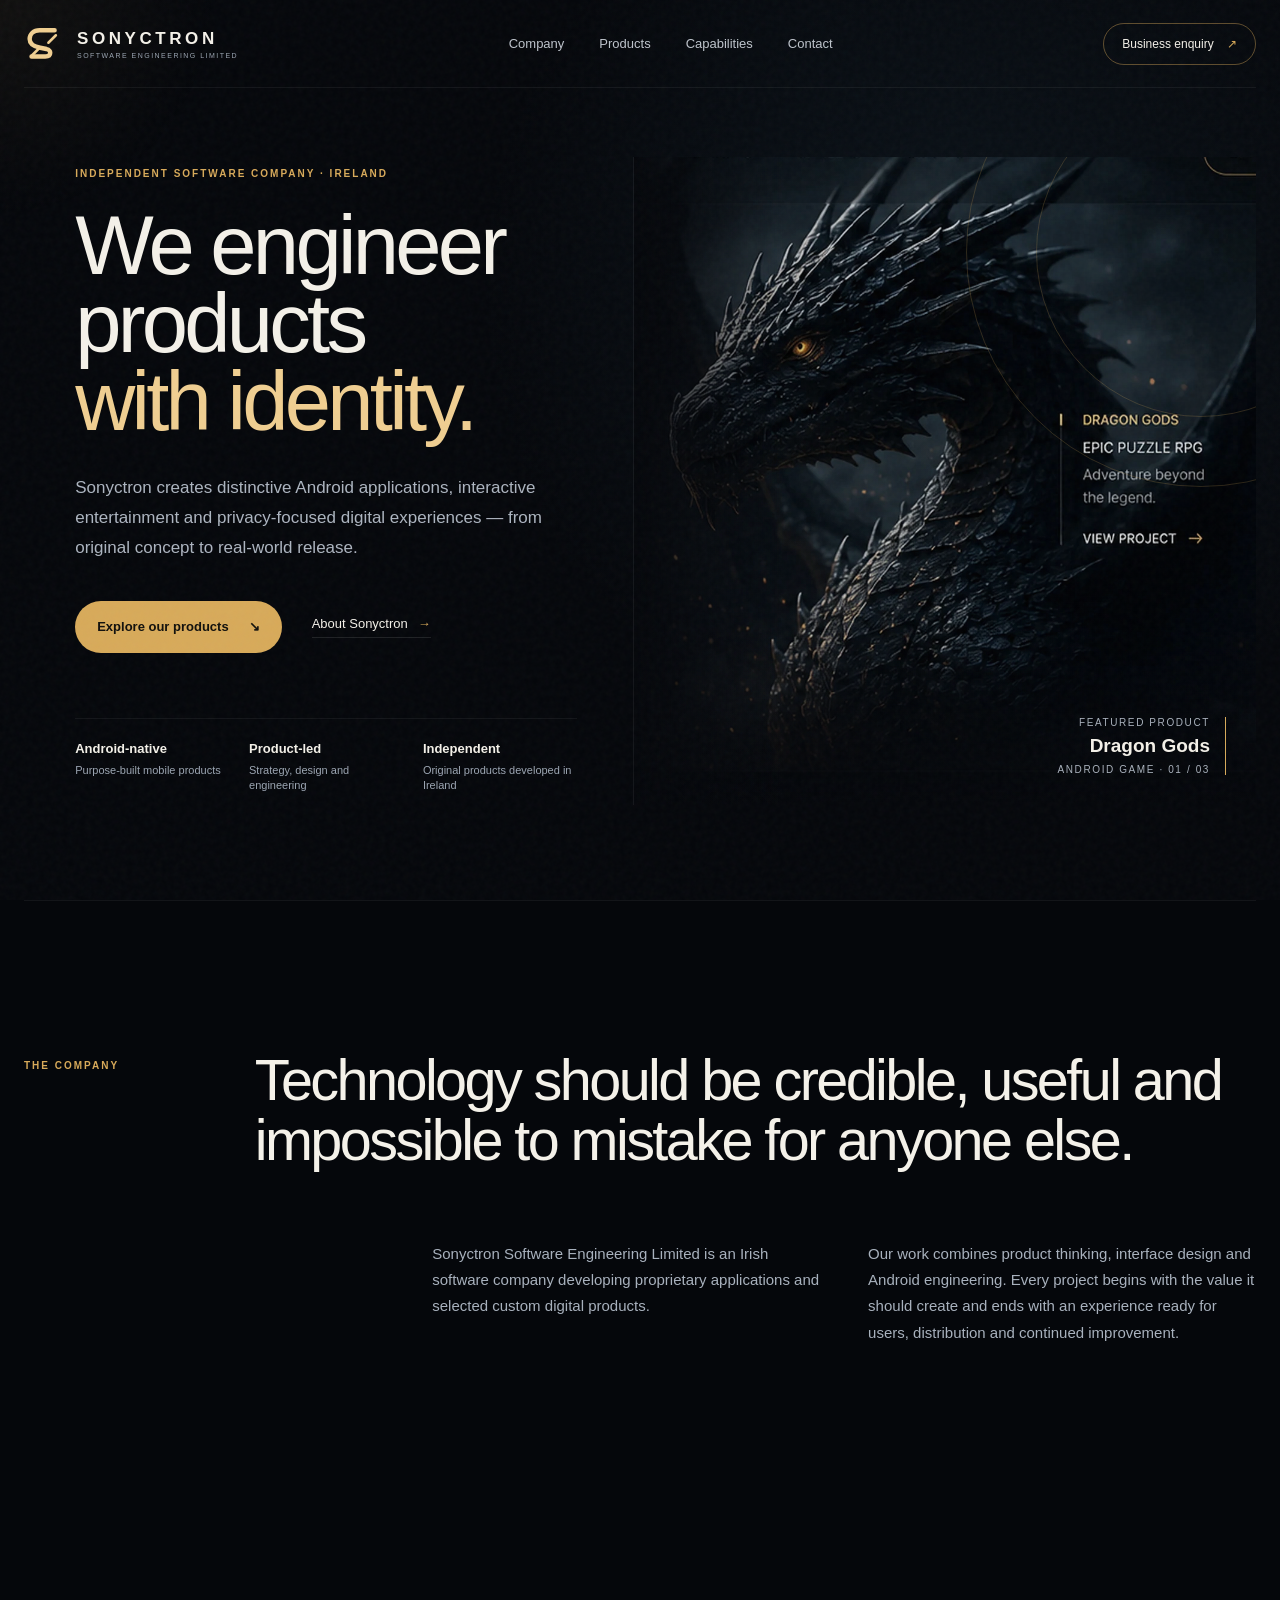
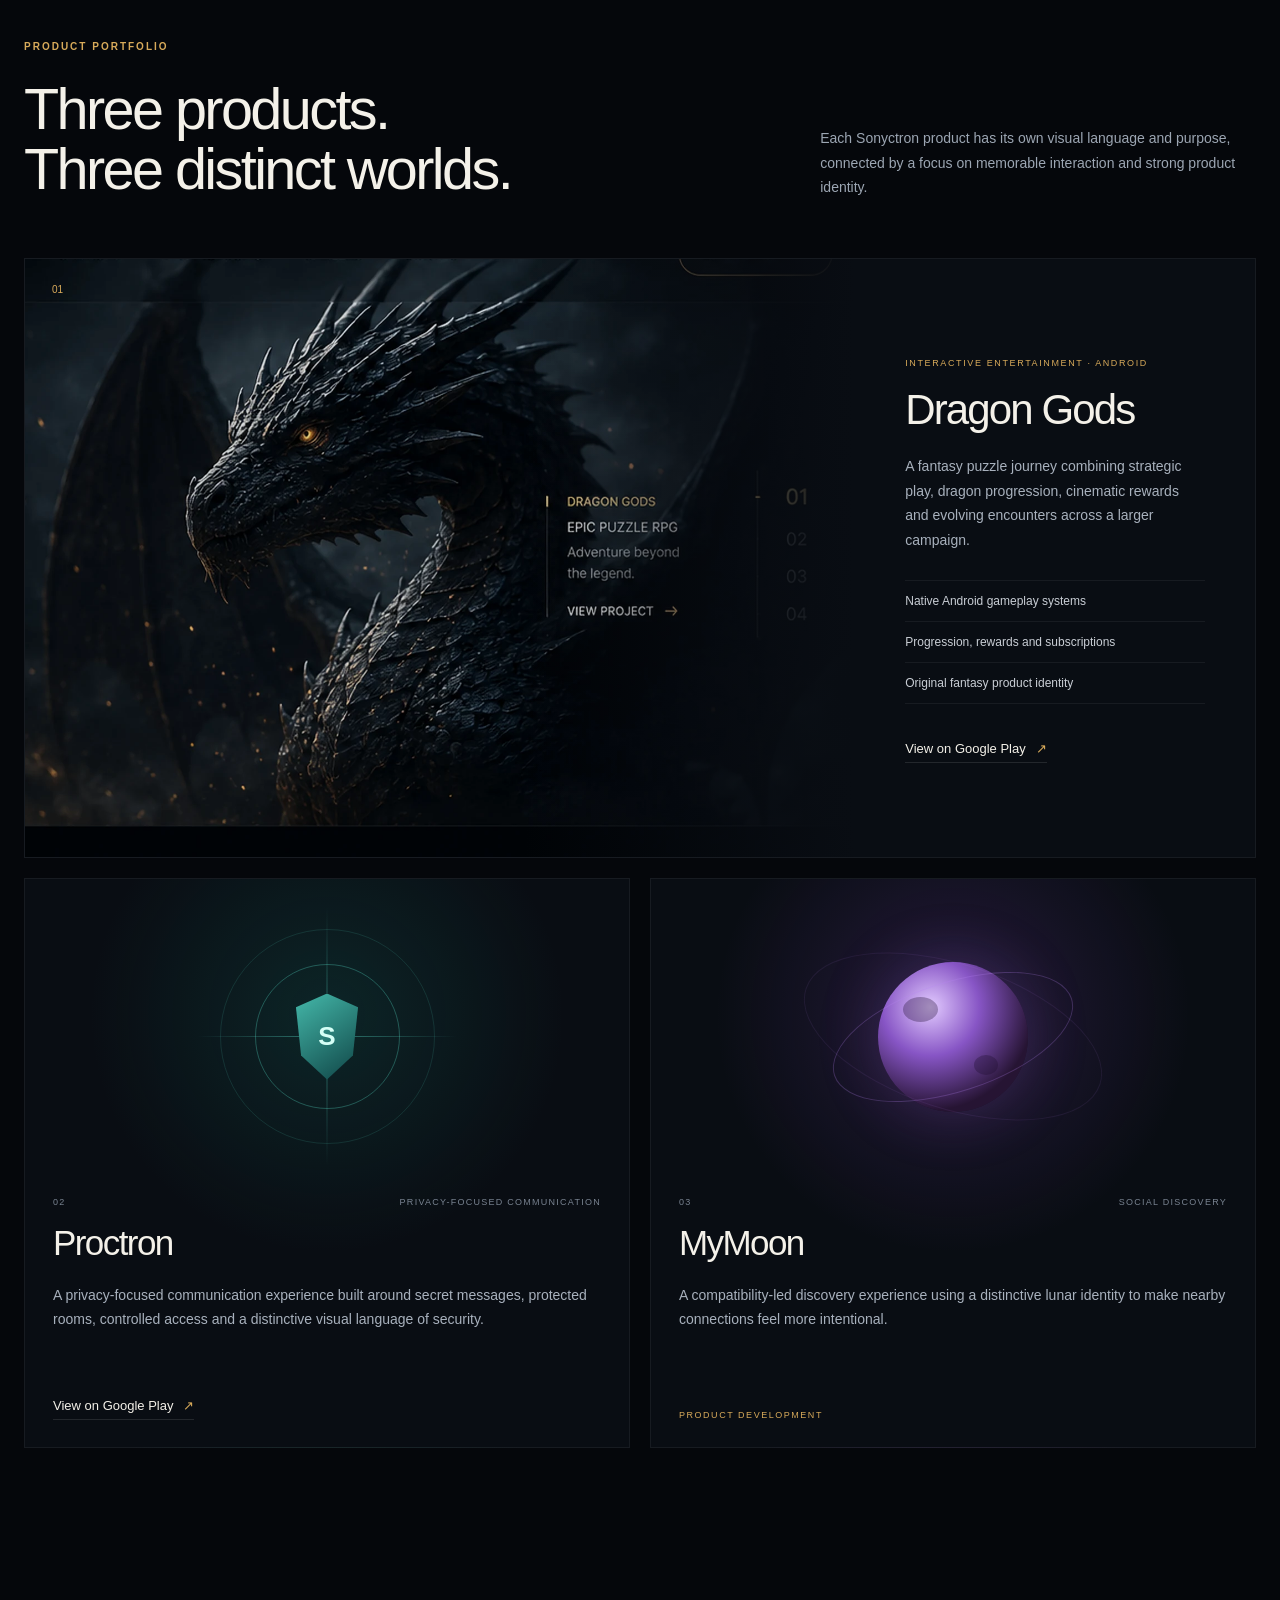
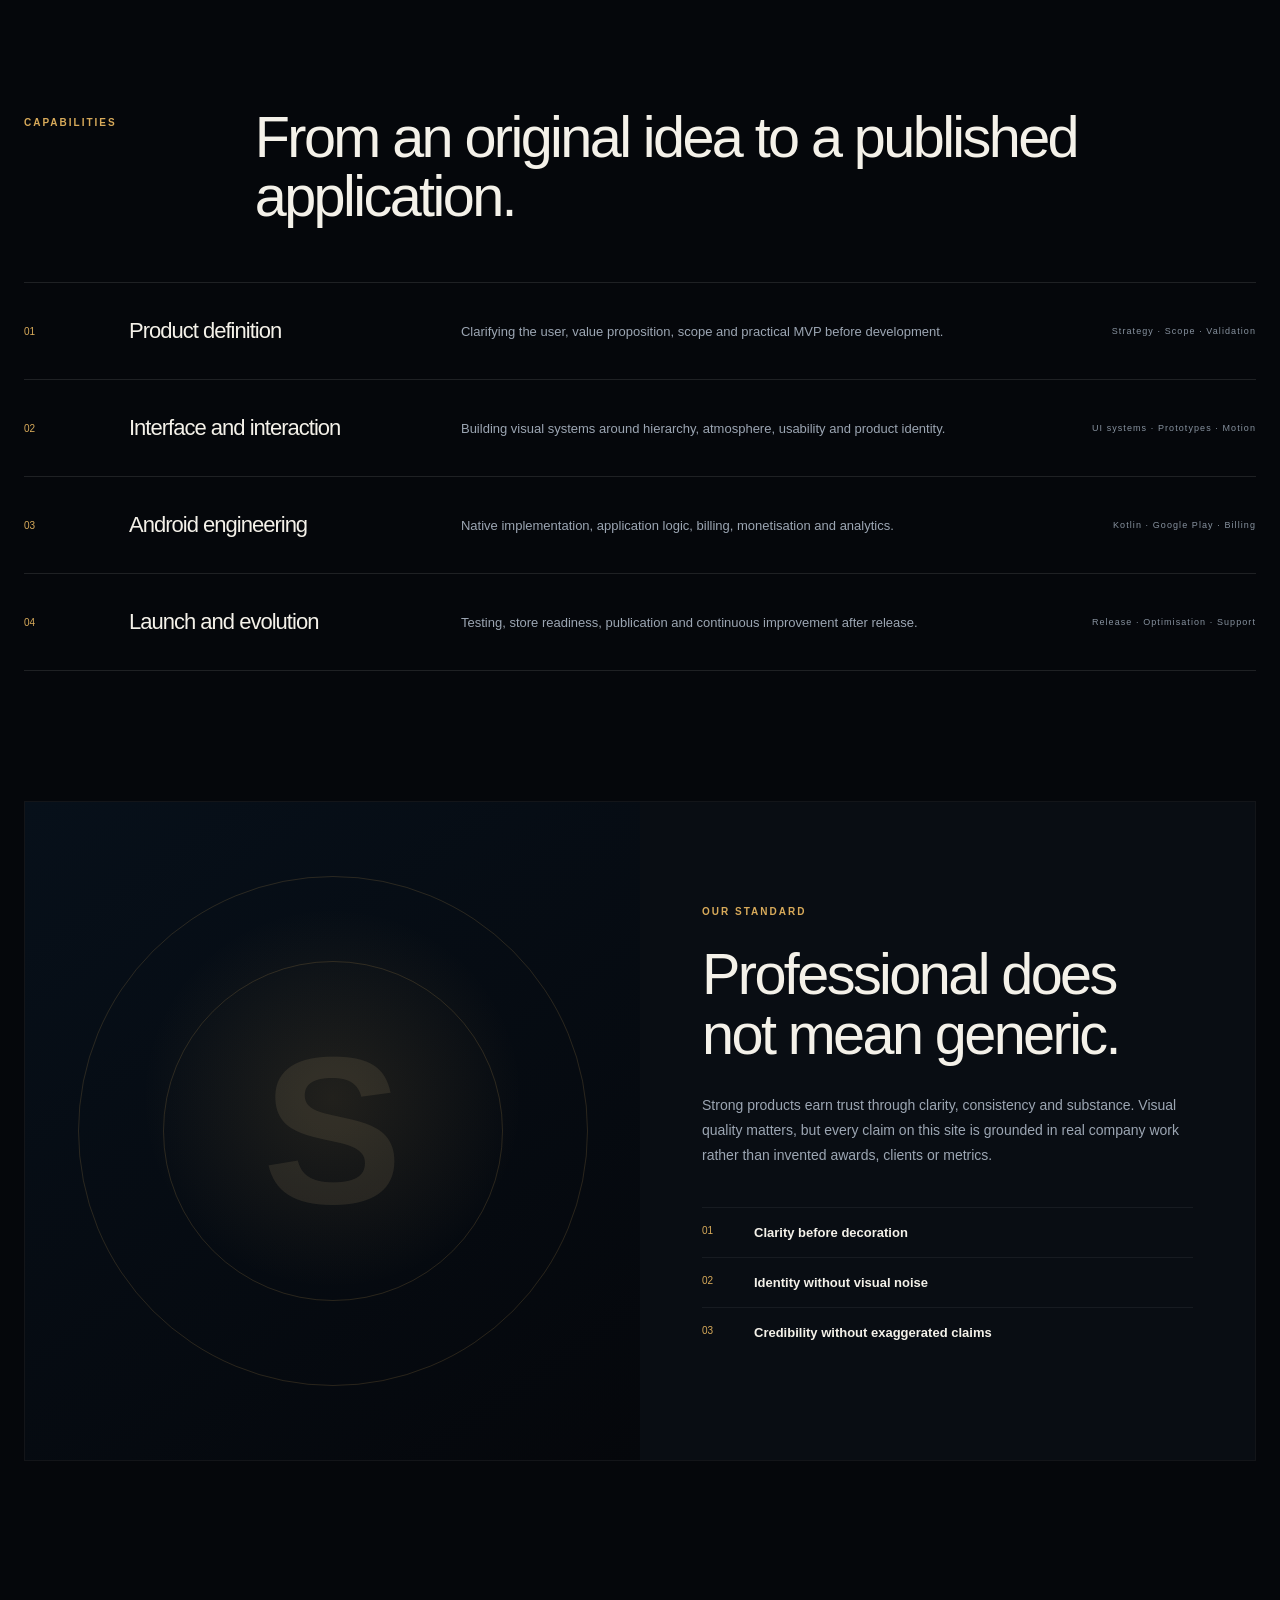
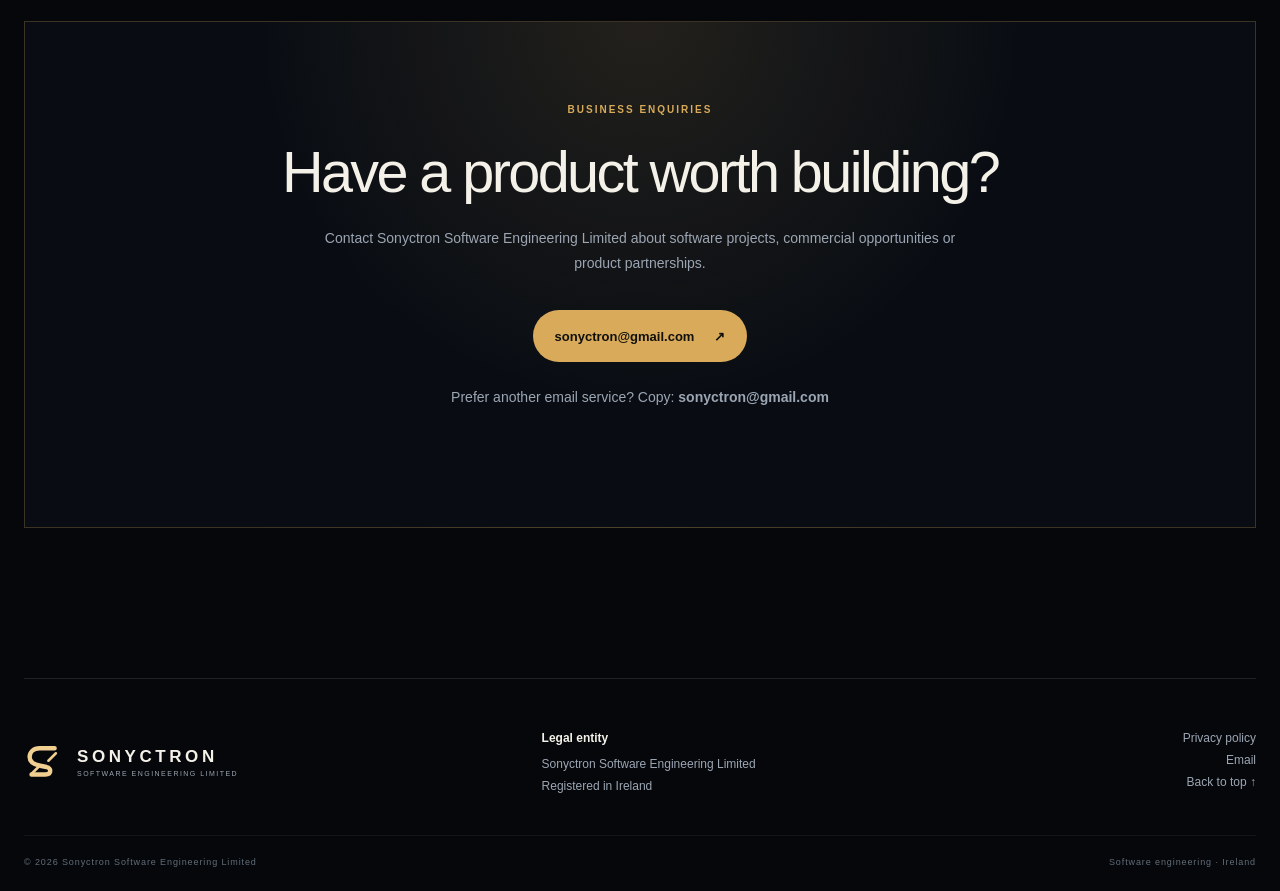
<file: index.html>
<!doctype html>
<html lang="en">
<head>
  <meta charset="utf-8">
  <meta name="viewport" content="width=device-width, initial-scale=1">
  <title>Sonyctron Software Engineering Limited</title>
  <meta name="description" content="Sonyctron Software Engineering Limited is an Irish software company creating distinctive Android applications, interactive entertainment and privacy-focused digital products.">
  <meta name="robots" content="index, follow">
  <meta name="theme-color" content="#05070b">
  <link rel="canonical" href="https://jhonsimeir.github.io/sonyctron-website/">
  <link rel="icon" href="favicon.svg" type="image/svg+xml">
  <link rel="manifest" href="site.webmanifest">

  <meta property="og:type" content="website">
  <meta property="og:title" content="Sonyctron Software Engineering Limited">
  <meta property="og:description" content="Engineering distinctive mobile applications, games and privacy-focused digital experiences from Ireland.">
  <meta property="og:url" content="https://jhonsimeir.github.io/sonyctron-website/">
  <meta property="og:image" content="https://jhonsimeir.github.io/sonyctron-website/sonyctron-preview.jpg">
  <meta property="og:image:alt" content="Sonyctron dark cinematic website featuring a black dragon">
  <meta name="twitter:card" content="summary_large_image">

  <script type="application/ld+json">
  {
    "@context": "https://schema.org",
    "@type": "Organization",
    "name": "Sonyctron Software Engineering Limited",
    "url": "https://jhonsimeir.github.io/sonyctron-website/",
    "logo": "https://jhonsimeir.github.io/sonyctron-website/favicon.svg",
    "email": "sonyctron@gmail.com",
    "description": "Irish software company focused on Android applications, interactive entertainment and privacy-focused digital products.",
    "address": {
      "@type": "PostalAddress",
      "addressCountry": "IE"
    }
  }
  </script>

  <link rel="stylesheet" href="styles.css">
  <script src="script.js" defer></script>
</head>
<body>
  <a class="skip-link" href="#main">Skip to content</a>
  <div class="noise" aria-hidden="true"></div>
  <div class="pointer-light" aria-hidden="true"></div>

  <header class="site-header">
    <a class="brand" href="#top" aria-label="Sonyctron home">
      <svg class="brand-mark" viewBox="0 0 64 64" aria-hidden="true">
        <path d="M49 10H25C15 10 9 16 9 24c0 8 6 12 17 14l10 2c4 1 6 3 6 6 0 4-3 6-8 6H12" fill="none" stroke="currentColor" stroke-width="7" stroke-linecap="round"/>
        <path d="M51 18 39 30M25 38 13 50" fill="none" stroke="currentColor" stroke-width="4" stroke-linecap="round"/>
      </svg>
      <span>
        <strong>SONYCTRON</strong>
        <small>SOFTWARE ENGINEERING LIMITED</small>
      </span>
    </a>

    <nav aria-label="Main navigation">
      <a href="#company">Company</a>
      <a href="#products">Products</a>
      <a href="#capabilities">Capabilities</a>
      <a href="#contact">Contact</a>
    </nav>

    <a class="header-action" href="https://mail.google.com/mail/?view=cm&amp;fs=1&amp;to=sonyctron@gmail.com&amp;su=Business%20Inquiry&amp;body=Hello%20Sonyctron%20Team%2C%0A%0AI%20would%20like%20to%20discuss%20a%20software%20project.%0A%0ABest%20regards%2C%0A" target="_blank" rel="noopener noreferrer" aria-label="Open Gmail to contact Sonyctron">Business enquiry <span>↗</span></a>
  </header>

  <main id="main">
    <section class="hero" id="top">
      <div class="hero-copy">
        <p class="eyebrow reveal">INDEPENDENT SOFTWARE COMPANY · IRELAND</p>
        <h1 class="reveal">We engineer products<br><em>with identity.</em></h1>
        <p class="hero-intro reveal">
          Sonyctron creates distinctive Android applications, interactive entertainment
          and privacy-focused digital experiences — from original concept to real-world release.
        </p>
        <div class="hero-actions reveal">
          <a class="primary-button" href="#products">Explore our products <span>↘</span></a>
          <a class="quiet-link" href="#company">About Sonyctron <span>→</span></a>
        </div>
        <div class="hero-facts reveal" aria-label="Company approach">
          <div><strong>Android-native</strong><span>Purpose-built mobile products</span></div>
          <div><strong>Product-led</strong><span>Strategy, design and engineering</span></div>
          <div><strong>Independent</strong><span>Original products developed in Ireland</span></div>
        </div>
      </div>

      <div class="hero-media reveal">
        <img src="dragon-hero.webp" alt="Cinematic black dragon representing the Dragon Gods mobile game" width="1600" height="1080" fetchpriority="high">
        <div class="hero-shade" aria-hidden="true"></div>
        <div class="featured-label">
          <span>Featured product</span>
          <strong>Dragon Gods</strong>
          <small>Android game · 01 / 03</small>
        </div>
        <span class="arc arc-a" aria-hidden="true"></span>
        <span class="arc arc-b" aria-hidden="true"></span>
      </div>
    </section>

    <section class="company section" id="company">
      <div class="section-number">01</div>
      <div class="section-head reveal">
        <p class="eyebrow">THE COMPANY</p>
        <h2>Technology should be credible, useful and impossible to mistake for anyone else.</h2>
      </div>
      <div class="company-copy reveal">
        <p>
          Sonyctron Software Engineering Limited is an Irish software company developing
          proprietary applications and selected custom digital products.
        </p>
        <p>
          Our work combines product thinking, interface design and Android engineering.
          Every project begins with the value it should create and ends with an experience
          ready for users, distribution and continued improvement.
        </p>
      </div>
    </section>

    <section class="products section" id="products">
      <div class="section-number">02</div>
      <div class="section-title-row reveal">
        <div>
          <p class="eyebrow">PRODUCT PORTFOLIO</p>
          <h2>Three products.<br>Three distinct worlds.</h2>
        </div>
        <p>
          Each Sonyctron product has its own visual language and purpose,
          connected by a focus on memorable interaction and strong product identity.
        </p>
      </div>

      <article class="dragon-card reveal">
        <div class="dragon-image">
          <img src="dragon-hero.webp" alt="Black dragon artwork for Dragon Gods" width="1600" height="1080" loading="lazy">
          <span class="product-number">01</span>
        </div>
        <div class="dragon-copy">
          <span class="product-category">INTERACTIVE ENTERTAINMENT · ANDROID</span>
          <h3>Dragon Gods</h3>
          <p>
            A fantasy puzzle journey combining strategic play, dragon progression,
            cinematic rewards and evolving encounters across a larger campaign.
          </p>
          <ul>
            <li>Native Android gameplay systems</li>
            <li>Progression, rewards and subscriptions</li>
            <li>Original fantasy product identity</li>
          </ul>
          <a class="quiet-link" href="https://play.google.com/store/apps/details?id=com.sonyctron.trielementix" rel="noopener">View on Google Play <span>↗</span></a>
        </div>
      </article>

      <div class="product-pair">
       <article class="product-card proctron reveal">
  <div class="product-visual">
    <div class="security-emblem" aria-hidden="true">
      <span class="shield">S</span>
      <span class="security-ring ring-1"></span>
      <span class="security-ring ring-2"></span>
      <span class="security-line line-1"></span>
      <span class="security-line line-2"></span>
    </div>
  </div>

  <div class="product-meta">
    <span>02</span>
    <span>PRIVACY-FOCUSED COMMUNICATION</span>
  </div>

  <h3>Proctron</h3>

  <p>
    A privacy-focused communication experience built around secret messages,
    protected rooms, controlled access and a distinctive visual language of security.
  </p>

  <a
    class="product-store-link"
    href="https://play.google.com/store/apps/details?id=com.sonyctron.proctron"
    target="_blank"
    rel="noopener noreferrer"
    aria-label="View Proctron on Google Play"
  >
    View on Google Play <span>↗</span>
  </a>
</article>

        <article class="product-card mymoon reveal">
          <div class="product-visual">
            <div class="moon" aria-hidden="true"><span></span><i></i></div>
            <span class="moon-orbit orbit-1" aria-hidden="true"></span>
            <span class="moon-orbit orbit-2" aria-hidden="true"></span>
          </div>
          <div class="product-meta"><span>03</span><span>SOCIAL DISCOVERY</span></div>
          <h3>MyMoon</h3>
          <p>
            A compatibility-led discovery experience using a distinctive lunar
            identity to make nearby connections feel more intentional.
          </p>
          <span class="product-status">PRODUCT DEVELOPMENT</span>
        </article>
      </div>
    </section>

    <section class="capabilities section" id="capabilities">
      <div class="section-number">03</div>
      <div class="section-head reveal">
        <p class="eyebrow">CAPABILITIES</p>
        <h2>From an original idea to a published application.</h2>
      </div>

      <div class="capability-list">
        <article class="capability-item reveal">
          <span>01</span><h3>Product definition</h3>
          <p>Clarifying the user, value proposition, scope and practical MVP before development.</p>
          <b>Strategy · Scope · Validation</b>
        </article>
        <article class="capability-item reveal">
          <span>02</span><h3>Interface and interaction</h3>
          <p>Building visual systems around hierarchy, atmosphere, usability and product identity.</p>
          <b>UI systems · Prototypes · Motion</b>
        </article>
        <article class="capability-item reveal">
          <span>03</span><h3>Android engineering</h3>
          <p>Native implementation, application logic, billing, monetisation and analytics.</p>
          <b>Kotlin · Google Play · Billing</b>
        </article>
        <article class="capability-item reveal">
          <span>04</span><h3>Launch and evolution</h3>
          <p>Testing, store readiness, publication and continuous improvement after release.</p>
          <b>Release · Optimisation · Support</b>
        </article>
      </div>
    </section>

    <section class="principles section">
      <div class="principle-art reveal" aria-hidden="true">
        <div class="giant-s">S</div>
        <span class="principle-orbit p1"></span>
        <span class="principle-orbit p2"></span>
      </div>
      <div class="principle-copy reveal">
        <p class="eyebrow">OUR STANDARD</p>
        <h2>Professional does not mean generic.</h2>
        <p>
          Strong products earn trust through clarity, consistency and substance.
          Visual quality matters, but every claim on this site is grounded in real
          company work rather than invented awards, clients or metrics.
        </p>
        <div class="principle-line"><span>01</span><strong>Clarity before decoration</strong></div>
        <div class="principle-line"><span>02</span><strong>Identity without visual noise</strong></div>
        <div class="principle-line"><span>03</span><strong>Credibility without exaggerated claims</strong></div>
      </div>
    </section>

    <section class="contact section" id="contact">
      <div class="contact-panel reveal">
        <p class="eyebrow">BUSINESS ENQUIRIES</p>
        <h2>Have a product worth building?</h2>
        <p>
          Contact Sonyctron Software Engineering Limited about software projects,
          commercial opportunities or product partnerships.
        </p>
        <a class="primary-button" href="https://mail.google.com/mail/?view=cm&amp;fs=1&amp;to=sonyctron@gmail.com&amp;su=Business%20Inquiry&amp;body=Hello%20Sonyctron%20Team%2C%0A%0AI%20would%20like%20to%20discuss%20a%20software%20project.%0A%0ABest%20regards%2C%0A" target="_blank" rel="noopener noreferrer" aria-label="Open Gmail to email Sonyctron">sonyctron@gmail.com <span>↗</span></a>
        <p class="email-fallback">Prefer another email service? Copy: <strong>sonyctron@gmail.com</strong></p>
      </div>
    </section>
  </main>

  <footer>
    <div class="footer-grid">
      <a class="brand" href="#top">
        <svg class="brand-mark" viewBox="0 0 64 64" aria-hidden="true">
          <path d="M49 10H25C15 10 9 16 9 24c0 8 6 12 17 14l10 2c4 1 6 3 6 6 0 4-3 6-8 6H12" fill="none" stroke="currentColor" stroke-width="7" stroke-linecap="round"/>
          <path d="M51 18 39 30M25 38 13 50" fill="none" stroke="currentColor" stroke-width="4" stroke-linecap="round"/>
        </svg>
        <span><strong>SONYCTRON</strong><small>SOFTWARE ENGINEERING LIMITED</small></span>
      </a>
      <div class="legal">
        <strong>Legal entity</strong>
        <span>Sonyctron Software Engineering Limited</span>
        <span>Registered in Ireland</span>
      </div>
      <div class="footer-links">
        <a href="privacy.html">Privacy policy</a>
        <a href="https://mail.google.com/mail/?view=cm&amp;fs=1&amp;to=sonyctron@gmail.com&amp;su=Business%20Inquiry&amp;body=Hello%20Sonyctron%20Team%2C%0A%0AI%20would%20like%20to%20discuss%20a%20software%20project.%0A%0ABest%20regards%2C%0A" target="_blank" rel="noopener noreferrer" aria-label="Open Gmail to email Sonyctron">Email</a>
        <a href="#top">Back to top ↑</a>
      </div>
    </div>
    <div class="footer-bottom">
      <span>© <span id="year"></span> Sonyctron Software Engineering Limited</span>
      <span>Software engineering · Ireland</span>
    </div>
  </footer>
</body>
</html>
</file>
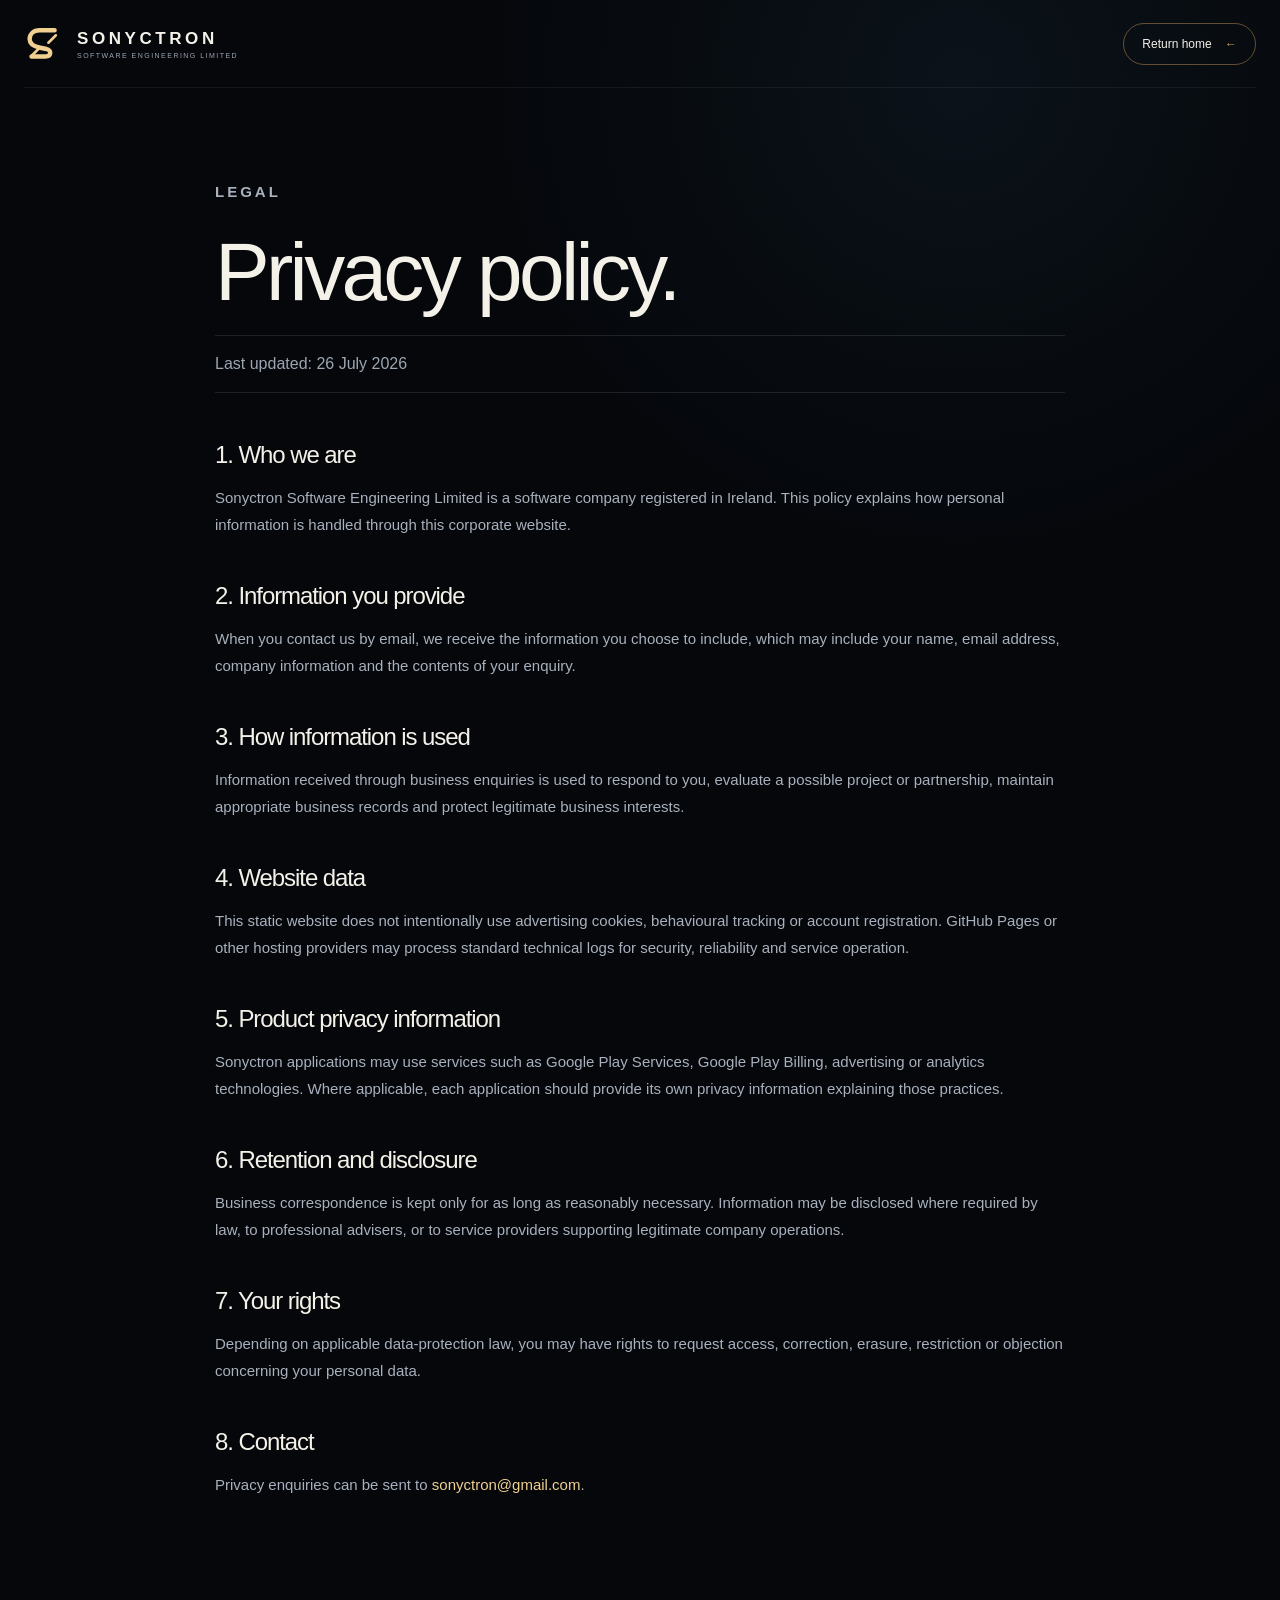
<file: privacy.html>
<!doctype html>
<html lang="en">
<head>
  <meta charset="utf-8">
  <meta name="viewport" content="width=device-width, initial-scale=1">
  <title>Privacy Policy | Sonyctron Software Engineering Limited</title>
  <meta name="description" content="Corporate website privacy policy for Sonyctron Software Engineering Limited.">
  <meta name="robots" content="index, follow">
  <meta name="theme-color" content="#05070b">
  <link rel="icon" href="favicon.svg" type="image/svg+xml">
  <link rel="stylesheet" href="styles.css">
  <style>
    .legal-page{width:min(850px,calc(100% - 36px));margin:90px auto 140px}
    .legal-page h1{font-size:clamp(48px,7vw,82px);margin-bottom:25px}
    .legal-page h2{font-size:24px;margin:44px 0 13px}
    .legal-page p,.legal-page li{color:#a8b1bd;line-height:1.8;font-size:15px}
    .legal-page a{color:var(--gold-light)}
    .legal-meta{padding:19px 0;border-top:1px solid var(--line);border-bottom:1px solid var(--line);margin-bottom:48px;color:var(--muted)}
  </style>
</head>
<body>
  <header class="site-header">
    <a class="brand" href="index.html" aria-label="Sonyctron home">
      <svg class="brand-mark" viewBox="0 0 64 64" aria-hidden="true">
        <path d="M49 10H25C15 10 9 16 9 24c0 8 6 12 17 14l10 2c4 1 6 3 6 6 0 4-3 6-8 6H12" fill="none" stroke="currentColor" stroke-width="7" stroke-linecap="round"/>
        <path d="M51 18 39 30M25 38 13 50" fill="none" stroke="currentColor" stroke-width="4" stroke-linecap="round"/>
      </svg>
      <span><strong>SONYCTRON</strong><small>SOFTWARE ENGINEERING LIMITED</small></span>
    </a>
    <a class="header-action" href="index.html">Return home <span>←</span></a>
  </header>

  <main class="legal-page">
    <p class="eyebrow">LEGAL</p>
    <h1>Privacy policy.</h1>
    <div class="legal-meta">Last updated: 26 July 2026</div>

    <h2>1. Who we are</h2>
    <p>Sonyctron Software Engineering Limited is a software company registered in Ireland. This policy explains how personal information is handled through this corporate website.</p>

    <h2>2. Information you provide</h2>
    <p>When you contact us by email, we receive the information you choose to include, which may include your name, email address, company information and the contents of your enquiry.</p>

    <h2>3. How information is used</h2>
    <p>Information received through business enquiries is used to respond to you, evaluate a possible project or partnership, maintain appropriate business records and protect legitimate business interests.</p>

    <h2>4. Website data</h2>
    <p>This static website does not intentionally use advertising cookies, behavioural tracking or account registration. GitHub Pages or other hosting providers may process standard technical logs for security, reliability and service operation.</p>

    <h2>5. Product privacy information</h2>
    <p>Sonyctron applications may use services such as Google Play Services, Google Play Billing, advertising or analytics technologies. Where applicable, each application should provide its own privacy information explaining those practices.</p>

    <h2>6. Retention and disclosure</h2>
    <p>Business correspondence is kept only for as long as reasonably necessary. Information may be disclosed where required by law, to professional advisers, or to service providers supporting legitimate company operations.</p>

    <h2>7. Your rights</h2>
    <p>Depending on applicable data-protection law, you may have rights to request access, correction, erasure, restriction or objection concerning your personal data.</p>

    <h2>8. Contact</h2>
    <p>Privacy enquiries can be sent to <a href="mailto:sonyctron@gmail.com">sonyctron@gmail.com</a>.</p>
  </main>
</body>
</html>
</file>
<file: styles.css>
:root{
  --bg:#05070b;
  --surface:#090d13;
  --surface-2:#0c121a;
  --text:#f4f1e9;
  --muted:#9ca6b3;
  --line:rgba(255,255,255,.105);
  --soft-line:rgba(255,255,255,.06);
  --gold:#d8aa5a;
  --gold-light:#f0cf91;
  --teal:#47b8a9;
  --purple:#9b6bd4;
}
*{box-sizing:border-box}
html{scroll-behavior:smooth}
body{
  margin:0;background:
  radial-gradient(circle at 75% 5%,rgba(42,78,100,.16),transparent 30rem),
  var(--bg);color:var(--text);
  font-family:Inter,ui-sans-serif,-apple-system,BlinkMacSystemFont,"Segoe UI",sans-serif;
  overflow-x:hidden
}
a{color:inherit;text-decoration:none}
img{display:block;max-width:100%}
button,a{outline-offset:5px}
.skip-link{position:absolute;left:-999px;top:10px;background:#fff;color:#000;padding:10px;z-index:999}
.skip-link:focus{left:10px}
.noise{position:fixed;inset:0;pointer-events:none;z-index:100;opacity:.035;background-image:url("data:image/svg+xml,%3Csvg viewBox='0 0 180 180' xmlns='http://www.w3.org/2000/svg'%3E%3Cfilter id='n'%3E%3CfeTurbulence type='fractalNoise' baseFrequency='.85' numOctaves='4' stitchTiles='stitch'/%3E%3C/filter%3E%3Crect width='100%25' height='100%25' filter='url(%23n)'/%3E%3C/svg%3E")}
.pointer-light{position:fixed;width:460px;height:460px;border-radius:50%;pointer-events:none;z-index:-1;opacity:.06;background:radial-gradient(circle,var(--gold),transparent 67%);transform:translate(-50%,-50%)}
.site-header{width:min(1380px,calc(100% - 48px));height:88px;margin:auto;display:flex;align-items:center;justify-content:space-between;border-bottom:1px solid var(--soft-line);position:relative;z-index:10}
.brand{display:flex;align-items:center;gap:13px}
.brand-mark{width:40px;height:40px;color:var(--gold-light)}
.brand strong{display:block;font-size:17px;letter-spacing:.21em;font-weight:600}
.brand small{display:block;margin-top:3px;font-size:7px;letter-spacing:.21em;color:var(--muted)}
nav{display:flex;gap:35px;font-size:13px;color:#bec4cc}
nav a,.footer-links a{transition:color .25s}
nav a:hover,.footer-links a:hover{color:var(--gold-light)}
.header-action{padding:13px 18px;border:1px solid rgba(216,170,90,.42);border-radius:999px;font-size:12px}
.header-action span{margin-left:10px;color:var(--gold)}
.hero{width:min(1380px,calc(100% - 48px));min-height:calc(100vh - 88px);margin:auto;display:grid;grid-template-columns:.94fr 1.06fr;gap:56px;align-items:center;padding:48px 0 75px}
.hero-copy{padding-left:4vw;position:relative;z-index:2}
.eyebrow{margin:0 0 28px;color:var(--gold);font-size:10px;font-weight:600;letter-spacing:.2em}
h1,h2,h3{margin:0;letter-spacing:-.045em;font-weight:500}
h1{font-size:clamp(58px,6.5vw,102px);line-height:.94;max-width:780px}
h1 em{font-style:normal;color:var(--gold-light)}
.hero-intro{max-width:620px;margin:32px 0 0;color:#adb5c0;font-size:17px;line-height:1.75}
.hero-actions{display:flex;align-items:center;gap:30px;margin-top:38px}
.primary-button{min-height:52px;padding:0 22px;border-radius:999px;background:var(--gold);color:#11100c;display:inline-flex;align-items:center;gap:20px;font-size:13px;font-weight:700;transition:transform .25s}
.primary-button:hover{transform:translateY(-3px)}
.quiet-link{display:inline-flex;gap:10px;align-items:center;font-size:13px;border-bottom:1px solid var(--line);padding-bottom:6px}
.quiet-link span{color:var(--gold)}
.hero-facts{display:grid;grid-template-columns:repeat(3,1fr);gap:20px;margin-top:65px;padding-top:22px;border-top:1px solid var(--soft-line)}
.hero-facts strong{display:block;font-size:13px;font-weight:600}
.hero-facts span{display:block;margin-top:7px;color:var(--muted);font-size:11px;line-height:1.4}
.hero-media{height:min(690px,72vh);min-height:560px;position:relative;overflow:hidden;border-left:1px solid var(--soft-line)}
.hero-media img{width:100%;height:100%;object-fit:cover;object-position:center}
.hero-shade{position:absolute;inset:0;background:linear-gradient(90deg,var(--bg) 0,transparent 24%),linear-gradient(0deg,var(--bg) 0,transparent 27%),radial-gradient(circle at 72% 35%,transparent 24%,rgba(5,7,11,.22) 72%)}
.featured-label{position:absolute;right:30px;bottom:30px;text-align:right;border-right:1px solid var(--gold);padding-right:15px}
.featured-label span,.featured-label small{display:block;color:#a9b1bc;font-size:10px;text-transform:uppercase;letter-spacing:.16em}
.featured-label strong{display:block;margin:7px 0;font-size:19px;font-weight:600}
.arc{position:absolute;border:1px solid rgba(216,170,90,.2);border-radius:50%;pointer-events:none}
.arc-a{width:470px;height:470px;right:-180px;top:-140px}
.arc-b{width:330px;height:330px;right:-110px;top:-70px}
.section{width:min(1240px,calc(100% - 48px));margin:auto;position:relative}
.section-number{position:absolute;left:-45px;top:140px;writing-mode:vertical-rl;color:#4e5865;font-size:10px;letter-spacing:.2em}
.company{padding:150px 0;border-top:1px solid var(--soft-line)}
.section-head{display:grid;grid-template-columns:.32fr 1.68fr;gap:40px}
.section-head .eyebrow{margin-top:9px}
.section-head h2,.section-title-row h2,.principle-copy h2,.contact-panel h2{font-size:clamp(39px,4.5vw,66px);line-height:1.04}
.company-copy{margin-left:calc(32% + 14px);display:grid;grid-template-columns:1fr 1fr;gap:48px;margin-top:55px;color:#a8b1bd;line-height:1.75;font-size:15px}
.products{padding:130px 0}
.section-title-row{display:grid;grid-template-columns:1.25fr .75fr;gap:70px;align-items:end;margin-bottom:58px}
.section-title-row>p{margin:0;color:var(--muted);font-size:14px;line-height:1.75}
.dragon-card{display:grid;grid-template-columns:1.35fr .65fr;min-height:600px;background:var(--surface);border:1px solid var(--soft-line)}
.dragon-image{position:relative;overflow:hidden}
.dragon-image:after{content:"";position:absolute;inset:0;background:linear-gradient(90deg,transparent 60%,var(--surface))}
.dragon-image img{width:100%;height:100%;object-fit:cover}
.product-number{position:absolute;top:25px;left:27px;z-index:2;color:var(--gold);font-size:10px}
.dragon-copy{padding:68px 50px;align-self:center}
.product-category{color:var(--gold);font-size:9px;letter-spacing:.18em}
.dragon-copy h3,.product-card h3{font-size:42px;margin:16px 0 20px}
.dragon-copy p,.product-card p{color:#a8b1bd;line-height:1.75;font-size:14px}
.dragon-copy ul{list-style:none;padding:0;margin:28px 0 35px;border-top:1px solid var(--soft-line)}
.dragon-copy li{padding:13px 0;border-bottom:1px solid var(--soft-line);font-size:12px;color:#c9ced5}
.product-pair{display:grid;grid-template-columns:1fr 1fr;gap:20px;margin-top:20px}
.product-card{min-height:570px;padding:28px;background:var(--surface);border:1px solid var(--soft-line);position:relative;overflow:hidden}
.product-visual{height:260px;display:grid;place-items:center;position:relative;margin-bottom:30px}
.proctron{background:radial-gradient(circle at 50% 24%,rgba(24,116,106,.23),transparent 45%),var(--surface)}
.security-emblem{width:145px;height:145px;position:relative;display:grid;place-items:center}
.shield{width:74px;height:86px;clip-path:polygon(50% 0,92% 16%,85% 72%,50% 100%,15% 72%,8% 16%);background:linear-gradient(145deg,#46bcad,#0d4042);display:grid;place-items:center;color:#d5fff6;font-size:26px;font-weight:600;z-index:2}
.security-ring{position:absolute;border:1px solid rgba(90,230,209,.30);border-radius:50%;inset:0}
.ring-2{inset:-35px;opacity:.42}
.security-line{position:absolute;height:1px;background:linear-gradient(90deg,transparent,rgba(90,230,209,.45),transparent);width:260px}
.line-2{transform:rotate(90deg)}
.mymoon{background:radial-gradient(circle at 50% 24%,rgba(120,63,176,.25),transparent 45%),var(--surface)}
.moon{width:150px;height:150px;border-radius:50%;position:relative;background:radial-gradient(circle at 35% 30%,#e2caff,#8755c5 34%,#261433 72%);box-shadow:0 0 60px rgba(148,91,210,.26)}
.moon span,.moon i{position:absolute;border-radius:50%;background:rgba(29,12,44,.32)}
.moon span{width:35px;height:25px;top:35px;left:25px}
.moon i{width:24px;height:20px;bottom:37px;right:30px}
.moon-orbit{position:absolute;border:1px solid rgba(184,130,241,.25);border-radius:50%;width:250px;height:110px;transform:rotate(-18deg)}
.orbit-2{width:310px;height:145px;opacity:.35;transform:rotate(18deg)}
.product-meta{display:flex;justify-content:space-between;color:#798391;font-size:9px;letter-spacing:.14em}
.product-card h3{font-size:35px}
.product-status{position:absolute;bottom:27px;left:28px;color:var(--gold);font-size:9px;letter-spacing:.17em}
.capabilities{padding:130px 0}
.capability-list{border-top:1px solid var(--line);margin-top:55px}
.capability-item{display:grid;grid-template-columns:75px .75fr 1.25fr .65fr;gap:30px;align-items:center;padding:35px 0;border-bottom:1px solid var(--line)}
.capability-item>span{color:var(--gold);font-size:10px}
.capability-item h3{font-size:22px}
.capability-item p{margin:0;color:var(--muted);font-size:13px;line-height:1.65}
.capability-item b{text-align:right;color:#87929f;font-size:9px;font-weight:500;letter-spacing:.12em}
.principles{display:grid;grid-template-columns:1fr 1fr;min-height:660px;border:1px solid var(--soft-line);margin-bottom:130px}
.principle-art{position:relative;overflow:hidden;background:radial-gradient(circle at 50% 45%,rgba(216,170,90,.13),transparent 40%),linear-gradient(145deg,#07101a,#05070b)}
.giant-s{position:absolute;inset:0;display:grid;place-items:center;font-size:210px;font-weight:600;color:rgba(240,207,145,.1)}
.principle-orbit{position:absolute;border:1px solid rgba(216,170,90,.17);border-radius:50%;left:50%;top:50%;transform:translate(-50%,-50%)}
.p1{width:340px;height:340px}.p2{width:510px;height:510px}
.principle-copy{padding:75px 62px;display:flex;flex-direction:column;justify-content:center;background:var(--surface)}
.principle-copy>p:not(.eyebrow){color:var(--muted);font-size:14px;line-height:1.8;margin:28px 0 38px}
.principle-line{display:grid;grid-template-columns:52px 1fr;padding:17px 0;border-top:1px solid var(--soft-line)}
.principle-line span{color:var(--gold);font-size:10px}.principle-line strong{font-size:13px}
.contact{padding:30px 0 150px}
.contact-panel{text-align:center;padding:82px;border:1px solid rgba(216,170,90,.24);background:radial-gradient(circle at 50% 0,rgba(216,170,90,.12),transparent 48%),var(--surface)}
.contact-panel h2{max-width:800px;margin:0 auto}
.contact-panel>p:not(.eyebrow){max-width:650px;margin:23px auto 35px;color:var(--muted);font-size:14px;line-height:1.75}
footer{width:min(1380px,calc(100% - 48px));margin:auto;border-top:1px solid var(--line);padding:52px 0 24px}
.footer-grid{display:grid;grid-template-columns:1.2fr 1fr .7fr;gap:45px}
.legal,.footer-links{display:flex;flex-direction:column;gap:8px;color:var(--muted);font-size:12px}
.legal strong{color:var(--text);margin-bottom:4px}.footer-links{text-align:right}
.footer-bottom{display:flex;justify-content:space-between;margin-top:42px;padding-top:21px;border-top:1px solid var(--soft-line);color:#626d79;font-size:9px;letter-spacing:.1em}
.reveal{opacity:0;transform:translateY(24px);transition:opacity .8s ease,transform .8s ease}
.reveal.visible{opacity:1;transform:none}
.product-store-link {
  position: absolute;
  bottom: 27px;
  left: 28px;
  display: inline-flex;
  align-items: center;
  gap: 10px;
  padding-bottom: 6px;
  border-bottom: 1px solid var(--line);
  color: var(--text);
  font-size: 13px;
  transition:
    color 0.25s ease,
    border-color 0.25s ease,
    transform 0.25s ease;
}

.product-store-link span {
  color: var(--gold);
}

.product-store-link:hover {
  color: var(--gold-light);
  border-color: var(--gold);
  transform: translateY(-2px);
}
@media(max-width:1000px){
  nav,.header-action{display:none}.site-header,.hero{width:min(100% - 30px,1380px)}
  .hero{grid-template-columns:1fr;padding-top:45px}.hero-copy{padding-left:0}.hero-media{height:560px;min-height:0}
  .section{width:min(100% - 30px,1240px)}.section-number{display:none}
  .section-head,.section-title-row{grid-template-columns:1fr}.company-copy{margin-left:0}
  .dragon-card{grid-template-columns:1fr}.dragon-image{height:470px}.dragon-image:after{background:linear-gradient(0deg,var(--surface),transparent 45%)}
  .capability-item{grid-template-columns:45px 1fr}.capability-item p,.capability-item b{grid-column:2}.capability-item b{text-align:left}
  .principles{grid-template-columns:1fr}.principle-art{height:430px}
}
@media(max-width:680px){
  .brand strong{font-size:14px}.brand small{font-size:6px}.brand-mark{width:36px}
  .hero{min-height:auto}.hero-copy{padding-top:20px}h1{font-size:50px}.hero-intro{font-size:15px}
  .hero-actions{flex-direction:column;align-items:flex-start;gap:20px}.hero-facts{grid-template-columns:1fr;gap:16px}
  .hero-media{height:430px}.company,.products,.capabilities{padding:90px 0}
  .company-copy,.product-pair{grid-template-columns:1fr}.company-copy{gap:16px;margin-top:35px}
  .section-title-row{gap:18px}.dragon-image{height:350px}.dragon-copy{padding:40px 24px}
  .product-card{min-height:535px}.principle-art{height:340px}.principle-copy{padding:48px 25px}
  .contact-panel{padding:58px 23px}.footer-grid{grid-template-columns:1fr}.footer-links{text-align:left}
  .footer-bottom{display:block}.footer-bottom span{display:block;margin:7px 0}
}
@media(prefers-reduced-motion:reduce){html{scroll-behavior:auto}.reveal{opacity:1;transform:none;transition:none}.pointer-light{display:none}}
</file>
